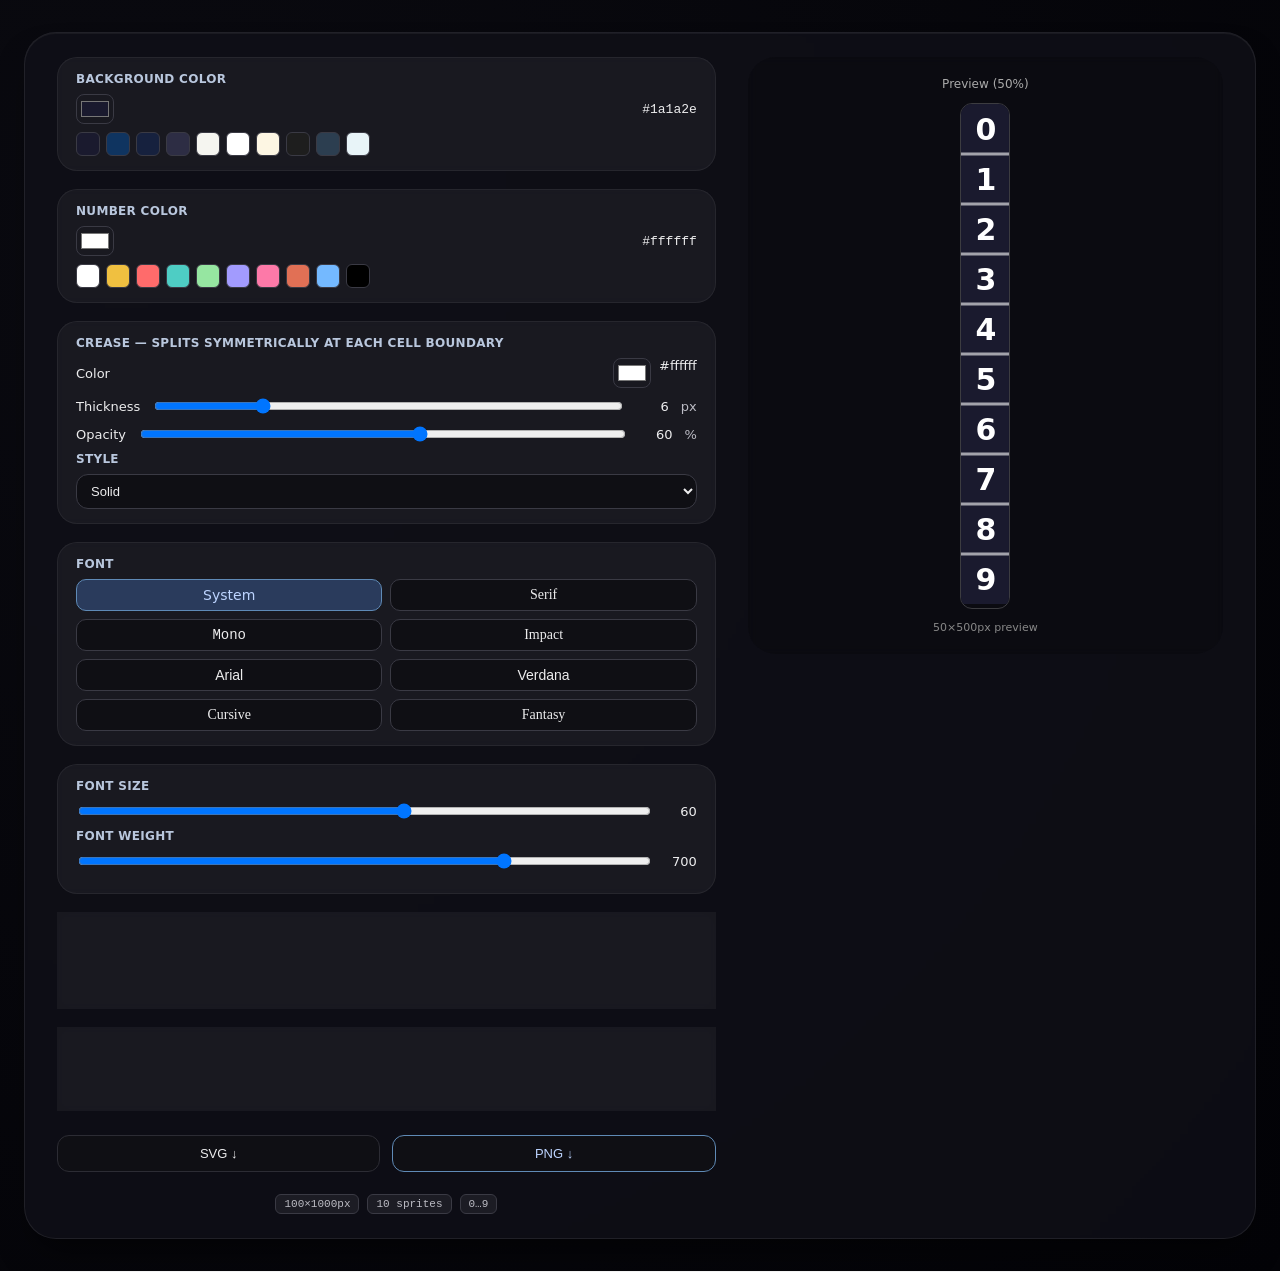
<file: asset/canva_sprite_sheet_png_export.html>
<!DOCTYPE html>
<html lang="en">
<head>
    <meta charset="UTF-8">
    <meta name="viewport" content="width=device-width, initial-scale=1.0">
    <title>Sprite Sheet · Digits 0–9</title>
    <style>
        *{box-sizing:border-box;}
        :root{
            --color-background-primary:#0f0f14;
            --color-background-secondary:#1c1c24;
            --color-background-info:#2a3b5c;
            --color-border-tertiary:#3a3a44;
            --color-border-secondary:#2c2c34;
            --color-border-info:#5f8ab6;
            --color-text-primary:#ededee;
            --color-text-secondary:#bcbcc4;
            --color-text-tertiary:#8f8f9a;
            --color-text-info:#bdd4ff;
            --font-mono:'SF Mono','Fira Code',monospace;
            --border-radius-md:12px;
        }
        body{
            background:radial-gradient(circle at 10% 20%,#0a0a10,#030307);
            font-family:'Inter',system-ui,-apple-system,'Segoe UI',sans-serif;
            margin:0;
            min-height:100vh;
            display:flex;
            justify-content:center;
            align-items:center;
            padding:2rem 1.5rem;
        }
        .glass-panel{
            max-width:1320px;
            width:100%;
            background:rgba(18,18,26,0.7);
            backdrop-filter:blur(2px);
            border-radius:2rem;
            padding:1.5rem 2rem;
            box-shadow:0 20px 35px -12px rgba(0,0,0,0.6),inset 0 1px 0 rgba(255,255,255,0.05);
            border:0.5px solid rgba(255,255,255,0.08);
        }
        .panel{display:flex;gap:32px;flex-wrap:wrap;align-items:flex-start}
        .controls{min-width:270px;flex:1.2;display:flex;flex-direction:column;gap:18px}
        .preview-wrap{flex:0.8;display:flex;flex-direction:column;align-items:center;gap:12px;background:rgba(0,0,0,0.25);border-radius:28px;padding:20px 18px;backdrop-filter:blur(4px)}
        .ctrl-group{background:rgba(28,28,36,0.8);backdrop-filter:blur(4px);border-radius:20px;padding:14px 18px;border:0.5px solid rgba(255,255,255,0.06)}
        .lbl{font-size:12px;font-weight:600;letter-spacing:0.3px;text-transform:uppercase;color:#b9c7dd;margin-bottom:8px}
        .ctrl-row{display:flex;align-items:center;justify-content:space-between;gap:12px;font-size:13px;color:var(--color-text-secondary);margin-bottom:8px}
        .ctrl-row input[type=color]{width:38px;height:30px;border-radius:8px;border:0.5px solid var(--color-border-tertiary);padding:2px;cursor:pointer;background:transparent}
        .ctrl-row input[type=range]{flex:1}
        .ctrl-row span{min-width:32px;text-align:right;font-size:13px;font-weight:500;color:var(--color-text-primary)}
        .swatch-row{display:flex;gap:6px;flex-wrap:wrap;margin-top:4px}
        .swatch{width:24px;height:24px;border-radius:6px;border:0.5px solid var(--color-border-tertiary);cursor:pointer;transition:transform 0.1s}
        .swatch:hover{transform:scale(1.12)}
        .dl-row{display:flex;gap:12px;margin-top:6px}
        .dl-btn{flex:1;padding:10px 0;border-radius:var(--border-radius-md);border:0.5px solid var(--color-border-secondary);background:var(--color-background-primary);color:var(--color-text-primary);font-size:13px;cursor:pointer;text-align:center;font-weight:500}
        .dl-btn.png{border-color:var(--color-border-info);color:var(--color-text-info)}
        .dl-btn.png:hover{background:rgba(95,138,182,0.2)}
        .font-grid{display:grid;grid-template-columns:repeat(2,1fr);gap:8px;margin-top:6px}
        .font-btn{padding:7px 8px;border-radius:10px;border:0.5px solid var(--color-border-tertiary);background:var(--color-background-primary);cursor:pointer;font-size:14px;text-align:center;color:var(--color-text-primary)}
        .font-btn.active{border-color:var(--color-border-info);background:var(--color-background-info);color:var(--color-text-info)}
        .sprite-row{display:flex;gap:6px;flex-wrap:wrap;margin-top:5px}
        .sprite-index-btn{display:flex;align-items:center;justify-content:center;width:32px;height:32px;border-radius:10px;border:0.5px solid var(--color-border-tertiary);background:var(--color-background-primary);cursor:pointer;font-size:14px;font-weight:500}
        .sprite-index-btn.active{background:var(--color-background-info);color:var(--color-text-info);border-color:var(--color-border-info)}
        .scale-row{display:flex;gap:8px;flex-wrap:wrap;margin-top:6px}
        .scale-btn{padding:5px 12px;border-radius:8px;border:0.5px solid var(--color-border-tertiary);background:var(--color-background-primary);cursor:pointer;font-size:12px}
        .scale-btn.active{background:var(--color-background-info);color:var(--color-text-info);border-color:var(--color-border-info)}
        .dim-badge{font-size:11px;font-family:var(--font-mono);background:var(--color-background-secondary);border:0.5px solid var(--color-border-tertiary);border-radius:6px;padding:3px 8px;color:var(--color-text-secondary)}
        .note{font-size:11px;color:var(--color-text-tertiary);margin-top:6px}
        select{width:100%;padding:8px 10px;border-radius:12px;border:0.5px solid var(--color-border-tertiary);background:var(--color-background-primary);color:var(--color-text-primary);font-size:13px}
    </style>
</head>
<body>
<div class="glass-panel">
<div class="panel">
    <div class="controls">
        <div class="ctrl-group">
            <div class="lbl">Background color</div>
            <div class="ctrl-row">
                <input type="color" id="bgColor" value="#1a1a2e">
                <span id="bgHex" style="font-family:var(--font-mono)">#1a1a2e</span>
            </div>
            <div class="swatch-row" id="bgSwatches"></div>
        </div>
        <div class="ctrl-group">
            <div class="lbl">Number color</div>
            <div class="ctrl-row">
                <input type="color" id="numColor" value="#ffffff">
                <span id="numHex" style="font-family:var(--font-mono)">#ffffff</span>
            </div>
            <div class="swatch-row" id="numSwatches"></div>
        </div>
        <div class="ctrl-group">
            <div class="lbl">Crease — splits symmetrically at each cell boundary</div>
            <div class="ctrl-row">
                <span>Color</span>
                <div style="display:flex;gap:8px"><input type="color" id="creaseColor" value="#ffffff"><span id="creaseHex">#ffffff</span></div>
            </div>
            <div class="ctrl-row"><span>Thickness</span><input type="range" id="creaseW" min="2" max="20" value="6" step="2"><span id="creaseWOut">6</span>px</div>
            <div class="ctrl-row"><span>Opacity</span><input type="range" id="creaseOpacity" min="5" max="100" value="60" step="5"><span id="creaseOpacityOut">60</span>%</div>
            <div class="lbl">Style</div>
            <select id="creaseStyle">
                <option value="solid">Solid</option><option value="dashed">Dashed</option><option value="dotted">Dotted</option>
                <option value="groove">Double groove</option><option value="shadow">Shadow fold</option>
            </select>
        </div>
        <div class="ctrl-group"><div class="lbl">Font</div><div class="font-grid" id="fontGrid"></div></div>
        <div class="ctrl-group">
            <div class="lbl">Font size</div><div class="ctrl-row"><input type="range" id="fontSize" min="20" max="90" value="60" step="1"><span id="fontSizeOut">60</span></div>
            <div class="lbl">Font weight</div><div class="ctrl-row"><input type="range" id="fontWeight" min="100" max="900" value="700" step="100"><span id="fontWeightOut">700</span></div>
        </div>
        <div class="ctrl-group">
            <div class="lbl">PNG export scale</div><div class="scale-row" id="scaleRow"></div>
            <div class="note" id="pngDimNote">Output: 100 × 1000 px</div>
        </div>
        <div class="ctrl-group"><div class="lbl">Highlight sprite</div><div class="sprite-row" id="spriteIndexBtns"></div></div>
        <div class="dl-row"><button class="dl-btn" onclick="downloadSVG()">SVG ↓</button><button class="dl-btn png" onclick="downloadPNG()">PNG ↓</button></div>
        <div style="display:flex;gap:8px;justify-content:center;margin-top:4px"><span class="dim-badge">100×1000px</span><span class="dim-badge">10 sprites</span><span class="dim-badge">0…9</span></div>
    </div>
    <div class="preview-wrap">
        <div style="font-size:12px;color:#aaa">Preview (50%)</div>
        <div style="border:0.5px solid rgba(255,255,255,0.2);border-radius:12px;overflow:hidden;width:50px"><svg id="spriteSVG" viewBox="0 0 100 1000" width="50" height="500"></svg></div>
        <div style="font-size:11px;color:#888">50×500px preview</div>
    </div>
</div>
</div>
<canvas id="exportCanvas" style="display:none"></canvas>
<script>
    // DIGITS START FROM 0 (top) to 9 (bottom)
    const DIGITS = ['0','1','2','3','4','5','6','7','8','9'];
    const CELL = 100;
    const BG_PRESETS  = ['#1a1a2e','#0f3460','#16213e','#2d2d44','#f5f5f0','#ffffff','#fdf6e3','#1e1e1e','#2c3e50','#e8f4f8'];
    const NUM_PRESETS = ['#ffffff','#f0c040','#ff6b6b','#4ecdc4','#96e6a1','#a29bfe','#fd79a8','#e17055','#74b9ff','#000000'];
    const FONTS = [
        {label:'System',stack:'system-ui,sans-serif'},{label:'Serif',stack:'Georgia,serif'},{label:'Mono',stack:'"Courier New",monospace'},
        {label:'Impact',stack:'Impact,fantasy'},{label:'Arial',stack:'Arial,sans-serif'},{label:'Verdana',stack:'Verdana,sans-serif'},
        {label:'Cursive',stack:'cursive'},{label:'Fantasy',stack:'fantasy'}
    ];
    const SCALES = [1,2,4,8];
    let activeFont = FONTS[0].stack;
    let activeSpriteIdx = -1;
    let pngScale = 1;

    function buildSwatches(containerId, presets, inputId) {
        const cont = document.getElementById(containerId);
        if(!cont) return;
        presets.forEach(hex => {
            const sw = document.createElement('div');
            sw.className = 'swatch';
            sw.style.background = hex;
            sw.onclick = () => {
                document.getElementById(inputId).value = hex;
                updateHex(inputId);
                render();
            };
            cont.appendChild(sw);
        });
    }

    function updateHex(id) {
        const map = {bgColor:'bgHex', numColor:'numHex', creaseColor:'creaseHex'};
        if(map[id]) document.getElementById(map[id]).textContent = document.getElementById(id).value;
    }

    function buildFontGrid() {
        const g = document.getElementById('fontGrid');
        if(!g) return;
        FONTS.forEach((f,i) => {
            const btn = document.createElement('div');
            btn.className = 'font-btn' + (i===0 ? ' active' : '');
            btn.style.fontFamily = f.stack;
            btn.textContent = f.label;
            btn.onclick = () => {
                activeFont = f.stack;
                document.querySelectorAll('.font-btn').forEach(x=>x.classList.remove('active'));
                btn.classList.add('active');
                render();
            };
            g.appendChild(btn);
        });
    }

    function buildSpriteButtons() {
        const c = document.getElementById('spriteIndexBtns');
        if(!c) return;
        DIGITS.forEach((d,i) => {
            const b = document.createElement('div');
            b.className = 'sprite-index-btn';
            b.textContent = d;
            b.dataset.idx = i;
            b.onclick = () => {
                activeSpriteIdx = activeSpriteIdx === i ? -1 : i;
                document.querySelectorAll('.sprite-index-btn').forEach(x=>x.classList.toggle('active', +x.dataset.idx===activeSpriteIdx));
                render();
            };
            c.appendChild(b);
        });
    }

    function buildScaleButtons() {
        const r = document.getElementById('scaleRow');
        if(!r) return;
        SCALES.forEach(s => {
            const b = document.createElement('div');
            b.className = 'scale-btn' + (s===1 ? ' active' : '');
            b.textContent = s+'×';
            b.dataset.scale = s;
            b.onclick = () => {
                pngScale = s;
                document.querySelectorAll('.scale-btn').forEach(x=>x.classList.toggle('active', +x.dataset.scale===s));
                document.getElementById('pngDimNote').textContent = `Output: ${100*s} × ${1000*s} px`;
            };
            r.appendChild(b);
        });
    }

    function lightenH(hex) {
        let r=parseInt(hex.slice(1,3),16), g=parseInt(hex.slice(3,5),16), b=parseInt(hex.slice(5,7),16);
        return '#'+[Math.min(255,r+40),Math.min(255,g+40),Math.min(255,b+40)].map(x=>x.toString(16).padStart(2,'0')).join('');
    }

    function buildSVGContent(forExport) {
        const bg = document.getElementById('bgColor').value;
        const nc = document.getElementById('numColor').value;
        const cc = document.getElementById('creaseColor').value;
        const fs = +document.getElementById('fontSize').value;
        const fw = document.getElementById('fontWeight').value;
        const cw = +document.getElementById('creaseW').value;
        const co = +document.getElementById('creaseOpacity').value;
        const cs = document.getElementById('creaseStyle').value;
        const op = (co/100).toFixed(3);
        const half = cw/2;
        let out = '<defs>';
        DIGITS.forEach((_,i) => { out += `<clipPath id="cp${i}"><rect x="0" y="${i*CELL}" width="100" height="${CELL}"/></clipPath>`; });
        out += '</defs>';
        DIGITS.forEach((_,i) => {
            const cy = i*CELL;
            const isActive = (!forExport && activeSpriteIdx === i);
            out += `<rect x="0" y="${cy}" width="100" height="${CELL}" fill="${isActive ? lightenH(bg) : bg}"/>`;
        });
        DIGITS.forEach((d,i) => {
            const cy = i*CELL;
            const ty = cy + CELL/2 + fs*0.36;
            out += `<text x="50" y="${ty.toFixed(2)}" text-anchor="middle" font-family="${activeFont}" font-size="${fs}" font-weight="${fw}" fill="${nc}">${d}</text>`;
        });
        for(let i=1;i<10;i++) {
            const boundary = i*CELL;
            const h = half;
            if(cs==='solid') {
                out += `<rect x="0" y="${boundary-h}" width="100" height="${h}" fill="${cc}" opacity="${op}" clip-path="url(#cp${i-1})"/>`;
                out += `<rect x="0" y="${boundary}" width="100" height="${h}" fill="${cc}" opacity="${op}" clip-path="url(#cp${i})"/>`;
            } else if(cs==='dashed') {
                out += `<line x1="0" y1="${boundary}" x2="100" y2="${boundary}" stroke="${cc}" stroke-width="${cw}" stroke-opacity="${op}" stroke-dasharray="10 5"/>`;
            } else if(cs==='dotted') {
                out += `<line x1="0" y1="${boundary}" x2="100" y2="${boundary}" stroke="${cc}" stroke-width="${cw}" stroke-opacity="${op}" stroke-dasharray="4 4" stroke-linecap="round"/>`;
            } else if(cs==='groove') {
                const q = h/2;
                out += `<rect x="0" y="${boundary-h}" width="100" height="${q}" fill="${cc}" opacity="${(co/100*0.8).toFixed(2)}" clip-path="url(#cp${i-1})"/>`;
                out += `<rect x="0" y="${boundary-q}" width="100" height="${q}" fill="${cc}" opacity="${(co/100*0.4).toFixed(2)}" clip-path="url(#cp${i-1})"/>`;
                out += `<rect x="0" y="${boundary}" width="100" height="${q}" fill="${cc}" opacity="${(co/100*0.4).toFixed(2)}" clip-path="url(#cp${i})"/>`;
                out += `<rect x="0" y="${boundary+q}" width="100" height="${q}" fill="${cc}" opacity="${(co/100*0.8).toFixed(2)}" clip-path="url(#cp${i})"/>`;
            } else if(cs==='shadow') {
                const steps=4;
                for(let s=0;s<steps;s++){
                    const sh = h/steps;
                    const frac = (steps-s)/steps;
                    const sop = (co/100 * frac * 0.5).toFixed(3);
                    out += `<rect x="0" y="${(boundary-(s+1)*sh).toFixed(2)}" width="100" height="${sh.toFixed(2)}" fill="${cc}" opacity="${sop}" clip-path="url(#cp${i-1})"/>`;
                    out += `<rect x="0" y="${(boundary+s*sh).toFixed(2)}" width="100" height="${sh.toFixed(2)}" fill="${cc}" opacity="${sop}" clip-path="url(#cp${i})"/>`;
                }
                out += `<line x1="0" y1="${boundary}" x2="100" y2="${boundary}" stroke="${cc}" stroke-width="1" stroke-opacity="${op}"/>`;
            }
        }
        if(!forExport && activeSpriteIdx >=0) {
            const cy = activeSpriteIdx*CELL;
            out += `<rect x="1" y="${cy+1}" width="98" height="${CELL-2}" fill="none" stroke="${nc}" stroke-width="1.5" stroke-dasharray="4 2"/>`;
        }
        return out;
    }

    function render() {
        const svgElem = document.getElementById('spriteSVG');
        if(svgElem) svgElem.innerHTML = buildSVGContent(false);
    }

    function getSVGString() {
        return `<?xml version="1.0" encoding="UTF-8"?>\n<svg xmlns="http://www.w3.org/2000/svg" viewBox="0 0 100 1000" width="100" height="1000">\n${buildSVGContent(true)}\n</svg>`;
    }

    function downloadSVG() {
        const blob = new Blob([getSVGString()], {type:'image/svg+xml'});
        const url = URL.createObjectURL(blob);
        const a = document.createElement('a'); a.href=url; a.download='sprites_0_9.svg'; a.click();
        URL.revokeObjectURL(url);
    }

    function downloadPNG() {
        const scale = pngScale;
        const W = 100*scale, H = 1000*scale;
        const svgStr = `<?xml version="1.0" encoding="UTF-8"?><svg xmlns="http://www.w3.org/2000/svg" viewBox="0 0 100 1000" width="${W}" height="${H}">${buildSVGContent(true)}</svg>`;
        const blob = new Blob([svgStr], {type:'image/svg+xml'});
        const url = URL.createObjectURL(blob);
        const img = new Image();
        img.onload = () => {
            const canvas = document.getElementById('exportCanvas');
            canvas.width = W; canvas.height = H;
            const ctx = canvas.getContext('2d');
            ctx.clearRect(0,0,W,H);
            ctx.drawImage(img,0,0,W,H);
            URL.revokeObjectURL(url);
            canvas.toBlob(pngBlob => {
                const pngUrl = URL.createObjectURL(pngBlob);
                const a = document.createElement('a'); a.href=pngUrl; a.download=`sprites_0_9_${scale}x.png`; a.click();
                URL.revokeObjectURL(pngUrl);
            },'image/png');
        };
        img.src = url;
    }

    // event binding
    ['bgColor','numColor','creaseColor'].forEach(id => {
        const el = document.getElementById(id);
        if(el) el.addEventListener('input', () => { updateHex(id); render(); });
    });
    ['fontSize','fontWeight','creaseW','creaseOpacity'].forEach(id => {
        const el = document.getElementById(id);
        if(el) el.addEventListener('input', () => {
            const out = document.getElementById(id+'Out');
            if(out) out.textContent = el.value;
            render();
        });
    });
    const styleSelect = document.getElementById('creaseStyle');
    if(styleSelect) styleSelect.addEventListener('change', render);

    // build UI
    buildSwatches('bgSwatches', BG_PRESETS, 'bgColor');
    buildSwatches('numSwatches', NUM_PRESETS, 'numColor');
    buildFontGrid();
    buildSpriteButtons();
    buildScaleButtons();
    render();
</script>
</body>
</html>
</file>
